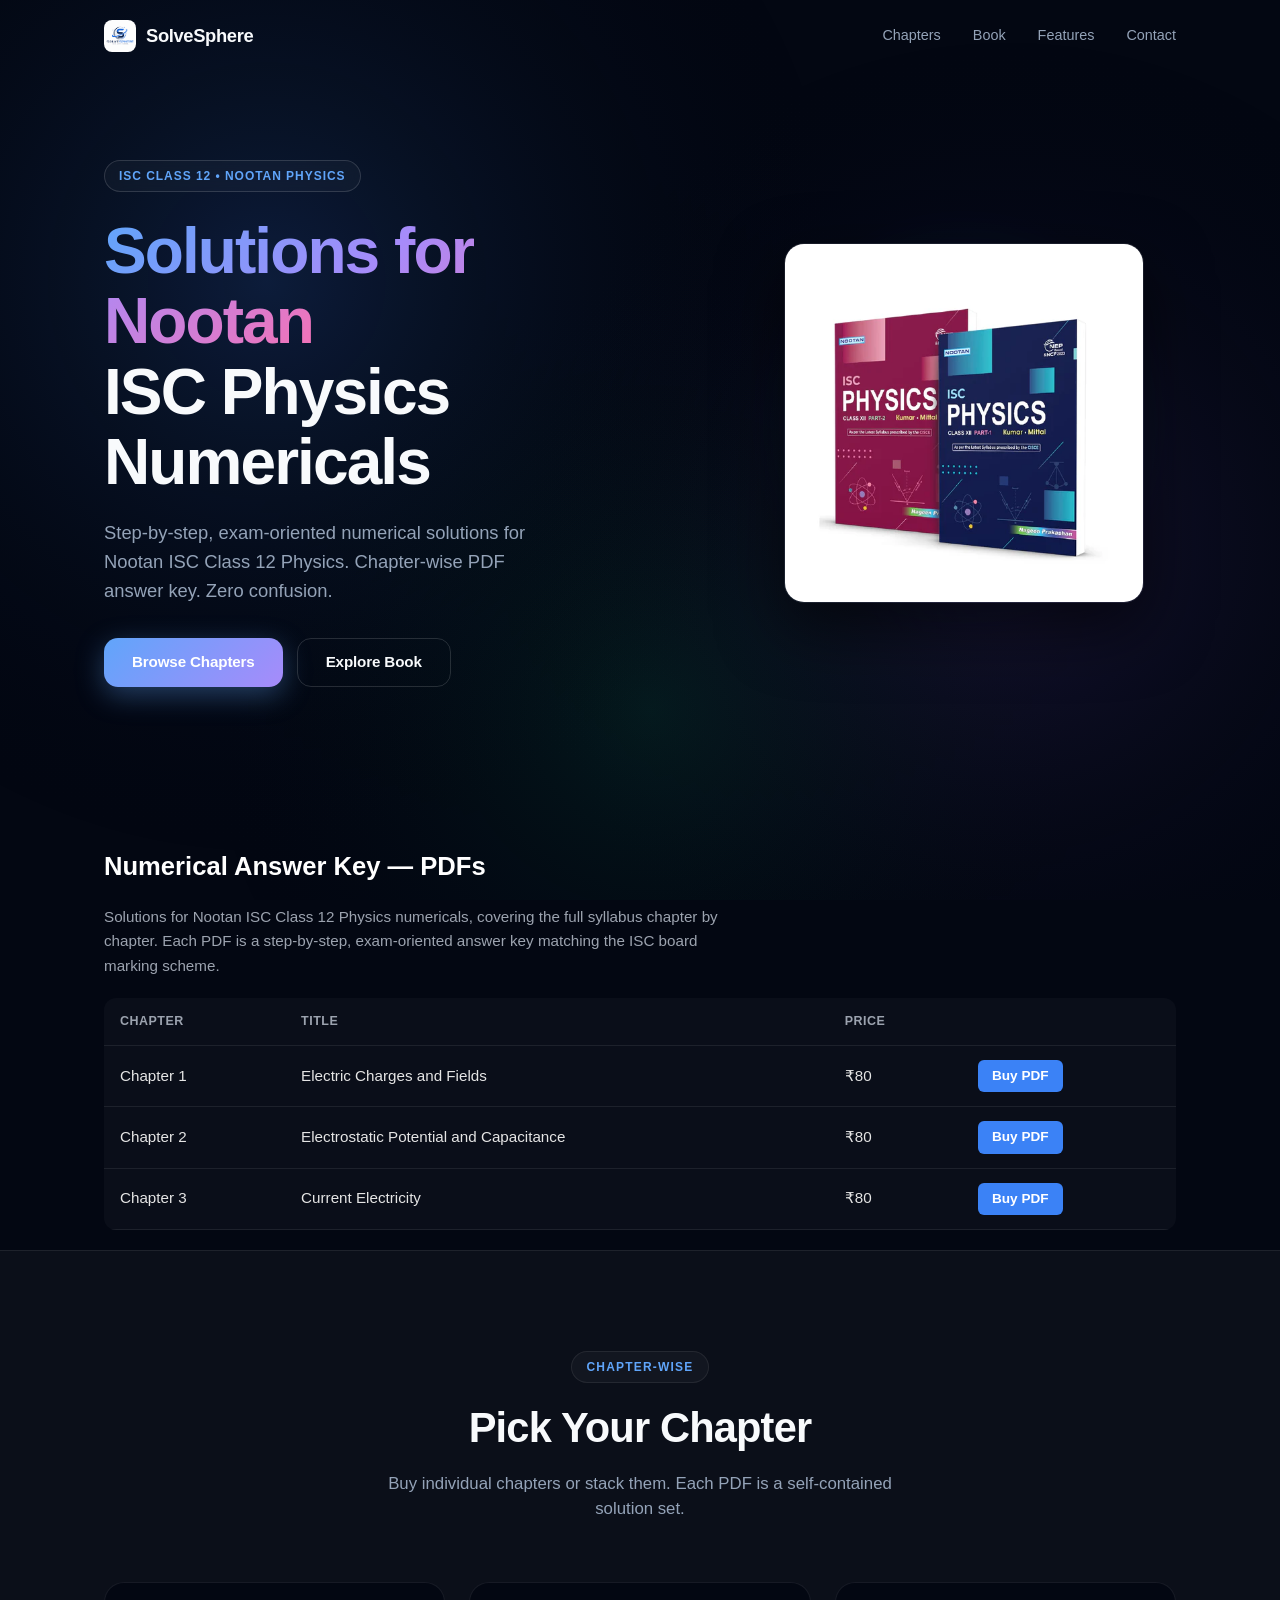
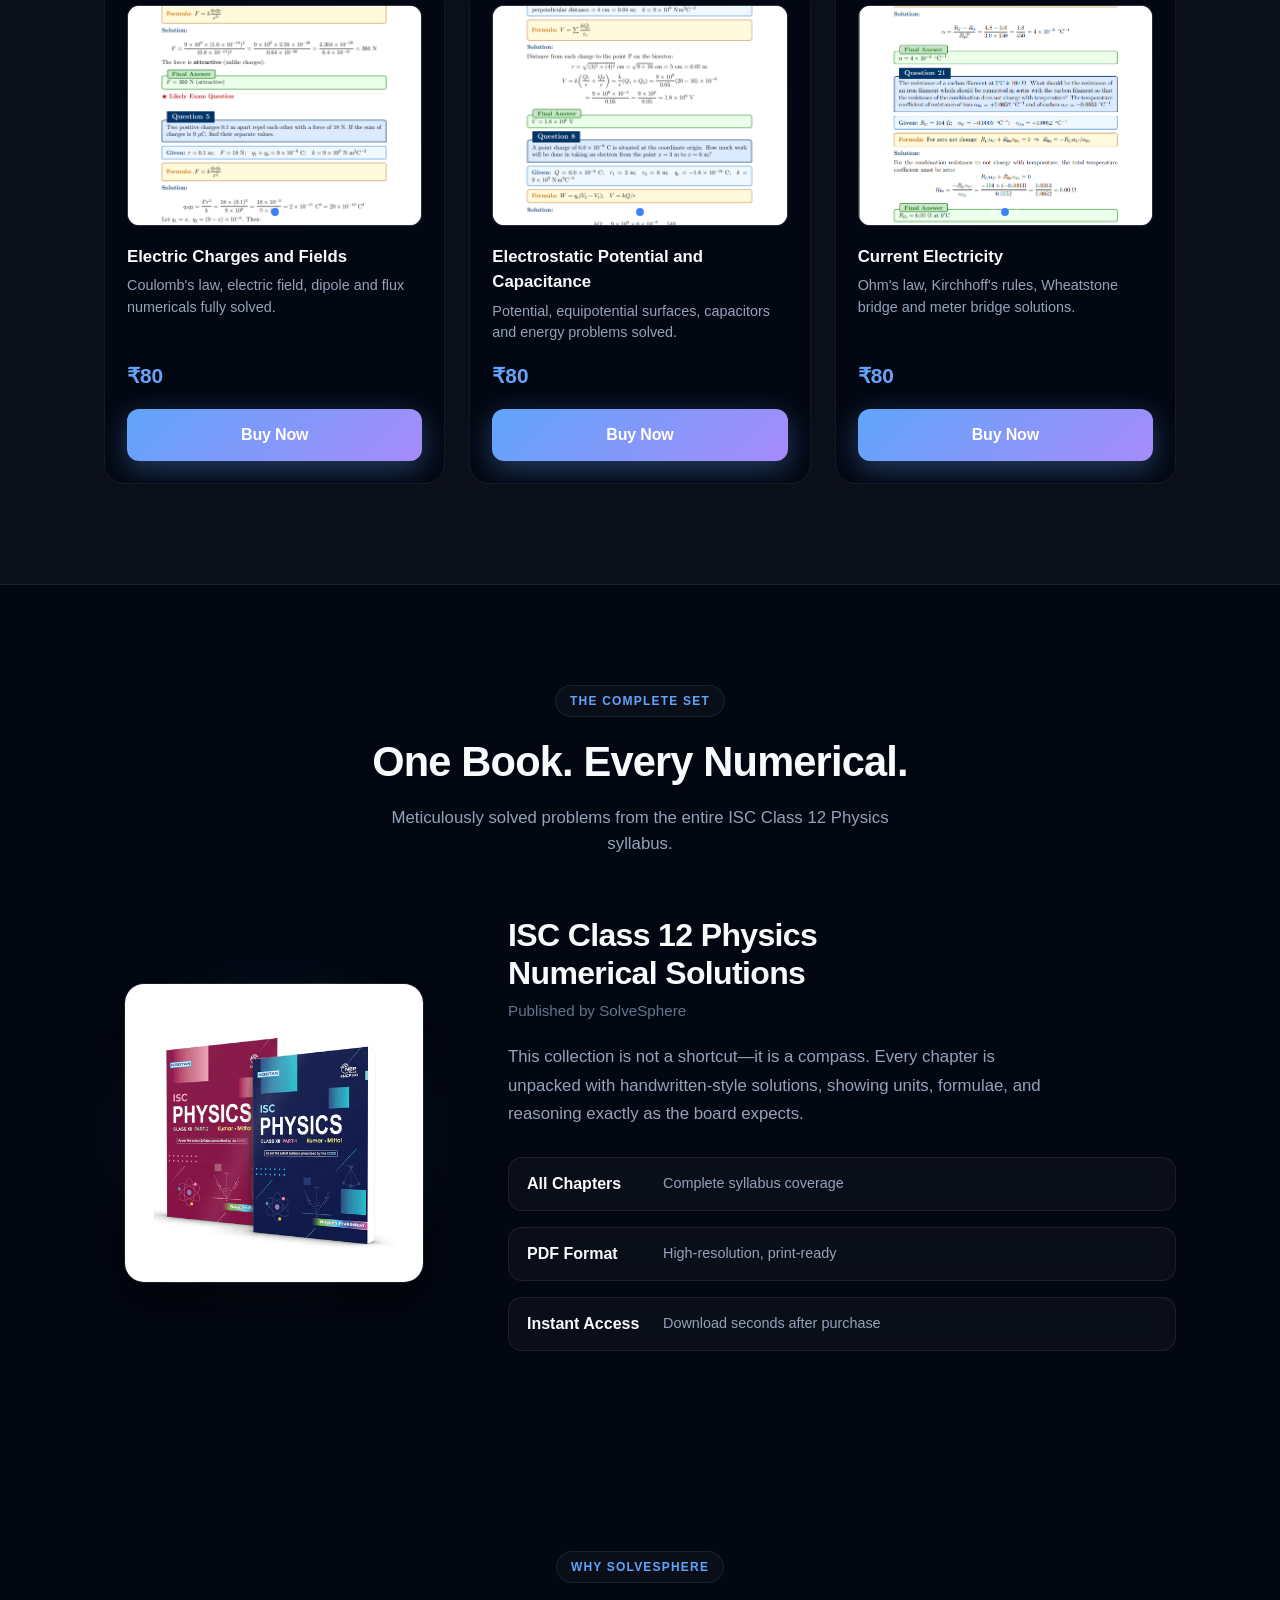
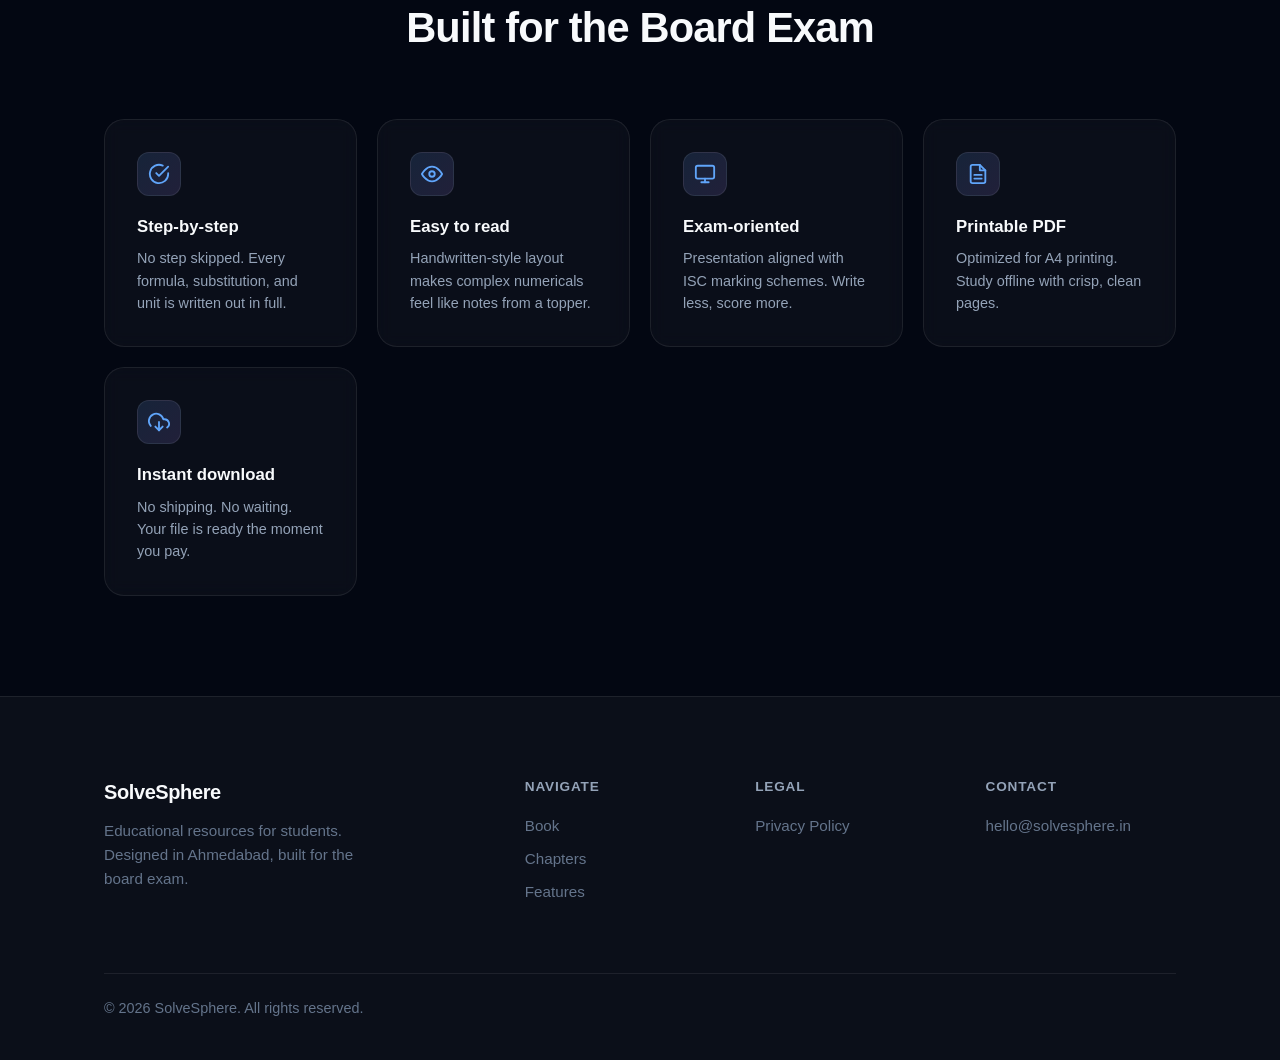
<file: index.html>
<!DOCTYPE html>
<html lang="en">
<head>
    <meta charset="UTF-8">
    <meta name="viewport" content="width=device-width, initial-scale=1.0">
    <title>Nootan ISC Class 12 Physics Numerical Solutions PDF | SolveSphere</title>
    <meta name="description" content="Solutions for Nootan ISC Class 12 Physics numericals — step-by-step answer key, chapter-wise PDF. Exam-oriented, instant download.">
    <meta name="author" content="SolveSphere">
    <meta name="robots" content="index, follow">

    <meta property="og:type" content="website">
    <meta property="og:url" content="https://ad134343.github.io/SolveSphere/">
    <meta property="og:title" content="Nootan ISC Class 12 Physics Numerical Solutions PDF | SolveSphere">
    <meta property="og:description" content="Solutions for Nootan ISC Class 12 Physics numericals — step-by-step answer key, chapter-wise PDF.">
    <meta property="og:image" content="https://ad134343.github.io/SolveSphere/og-image.png">

    <meta property="twitter:card" content="summary_large_image">
    <meta property="twitter:url" content="https://ad134343.github.io/SolveSphere/">
    <meta property="twitter:title" content="Nootan ISC Class 12 Physics Numerical Solutions PDF | SolveSphere">
    <meta property="twitter:description" content="Solutions for Nootan ISC Class 12 Physics numericals — step-by-step answer key, chapter-wise PDF.">
    <meta property="twitter:image" content="https://ad134343.github.io/SolveSphere/og-image.png">

    <link rel="icon" type="image/png" href="favicon.png">
    <link rel="apple-touch-icon" href="favicon.png">
    <link rel="canonical" href="https://ad134343.github.io/SolveSphere/">

    <link rel="stylesheet" href="style.css">

    <script type="application/ld+json">
    {
      "@context": "https://schema.org",
      "@type": "WebSite",
      "name": "SolveSphere",
      "url": "https://ad134343.github.io/SolveSphere/",
      "description": "Solutions for Nootan ISC Class 12 Physics numericals — step-by-step, chapter-wise PDF answer key."
    }
    </script>
    <script type="application/ld+json">
    {
      "@context": "https://schema.org",
      "@type": "Product",
      "name": "Nootan ISC Class 12 Physics Numerical Solutions",
      "description": "Step-by-step solutions for Nootan ISC Class 12 Physics numericals, chapter-wise PDF.",
      "brand": { "@type": "Brand", "name": "SolveSphere" },
      "offers": { "@type": "AggregateOffer", "availability": "https://schema.org/InStock", "priceCurrency": "INR", "lowPrice": "50", "highPrice": "50" }
    }
    </script>
</head>
<body>
    <canvas id="bg-canvas" aria-hidden="true"></canvas>

    <header class="site-header" id="site-header">
        <div class="container">
            <a href="#" class="logo">
                <img src="logo.png" alt="SolveSphere" class="logo-img" loading="lazy">
                <span class="logo-text">SolveSphere</span>
            </a>
            <nav class="main-nav" aria-label="Main navigation">
                <a href="#chapters" class="nav-link">Chapters</a>
                <a href="#book" class="nav-link">Book</a>
                <a href="#features" class="nav-link">Features</a>
                <a href="#footer" class="nav-link">Contact</a>
            </nav>
            <button class="mobile-menu-toggle" id="menu-toggle" aria-label="Toggle menu" aria-expanded="false">
                <span></span><span></span><span></span>
            </button>
        </div>
    </header>

    <main>
        <section class="hero" id="hero">
            <div class="container">
                <div class="hero-content">
                    <div class="hero-badge reveal">ISC Class 12 &bull; Nootan Physics</div>
                    <h1 class="hero-title reveal">
                        <span class="gradient-text">Solutions for Nootan</span><br>
                        ISC Physics Numericals
                    </h1>
                    <p class="hero-tagline reveal">Step-by-step, exam-oriented numerical solutions for Nootan ISC Class 12 Physics. Chapter-wise PDF answer key. Zero confusion.</p>
                    <div class="hero-cta reveal">
                        <a href="#chapters" class="btn btn-primary">Browse Chapters</a>
                        <a href="#book" class="btn btn-secondary">Explore Book</a>
                    </div>
                </div>
                <div class="hero-visual reveal">
                    <div class="hero-image-wrapper">
                        <img src="book-cover.png" alt="ISC Physics Solutions Book" class="hero-image" loading="lazy">
                        <div class="hero-glow"></div>
                    </div>
                </div>
            </div>
        </section>

        <section class="pdf-list-section" id="pdf-list">
            <div class="container">
                <h2 class="pdf-list-title">Numerical Answer Key — PDFs</h2>
                <p class="pdf-list-intro">Solutions for Nootan ISC Class 12 Physics numericals, covering the full syllabus chapter by chapter. Each PDF is a step-by-step, exam-oriented answer key matching the ISC board marking scheme.</p>
                <table class="pdf-list-table">
                    <thead>
                        <tr><th>Chapter</th><th>Title</th><th>Price</th><th></th></tr>
                    </thead>
                    <tbody id="pdf-list-body">
                        <tr>
                            <td>Chapter 1</td>
                            <td>Electric Charges and Fields</td>
                            <td>₹50</td>
                            <td><a href="https://adnanmerchant.gumroad.com/l/mptrou" target="_blank" rel="noopener noreferrer" class="pdf-list-buy">Buy PDF</a></td>
                        </tr>
                        <tr>
                            <td>Chapter 2</td>
                            <td>Electrostatic Potential and Capacitance</td>
                            <td>₹50</td>
                            <td><a href="https://adnanmerchant.gumroad.com/l/wkbeva" target="_blank" rel="noopener noreferrer" class="pdf-list-buy">Buy PDF</a></td>
                        </tr>
                        <tr>
                            <td>Chapter 3</td>
                            <td>Current Electricity</td>
                            <td>₹50</td>
                            <td><a href="https://adnanmerchant.gumroad.com/l/ipivp" target="_blank" rel="noopener noreferrer" class="pdf-list-buy">Buy PDF</a></td>
                        </tr>
                    </tbody>
                </table>
            </div>
        </section>

        <section class="chapters-section" id="chapters">
            <div class="container">
                <div class="section-header">
                    <span class="section-label reveal">Chapter-wise</span>
                    <h2 class="section-title reveal">Pick Your Chapter</h2>
                    <p class="section-subtitle reveal">Buy individual chapters or stack them. Each PDF is a self-contained solution set.</p>
                </div>
                <div class="cards-grid" id="cards-grid"></div>
            </div>
        </section>

        <section class="book-section" id="book">
            <div class="container">
                <div class="section-header">
                    <span class="section-label reveal">The Complete Set</span>
                    <h2 class="section-title reveal">One Book. Every Numerical.</h2>
                    <p class="section-subtitle reveal">Meticulously solved problems from the entire ISC Class 12 Physics syllabus.</p>
                </div>
                <div class="book-showcase">
                    <div class="book-visual reveal">
                        <div class="book-frame">
                            <img src="book-cover.png" alt="ISC Class 12 Physics Solutions Book Cover" class="book-img" loading="lazy">
                            <div class="book-shine"></div>
                        </div>
                    </div>
                    <div class="book-details reveal">
                        <h3 class="book-title">ISC Class 12 Physics<br>Numerical Solutions</h3>
                        <p class="book-author">Published by SolveSphere</p>
                        <p class="book-desc">This collection is not a shortcut—it is a compass. Every chapter is unpacked with handwritten-style solutions, showing units, formulae, and reasoning exactly as the board expects.</p>
                        <ul class="book-stats">
                            <li><strong>All Chapters</strong><span>Complete syllabus coverage</span></li>
                            <li><strong>PDF Format</strong><span>High-resolution, print-ready</span></li>
                            <li><strong>Instant Access</strong><span>Download seconds after purchase</span></li>
                        </ul>
                    </div>
                </div>
            </div>
        </section>

        <section class="features-section" id="features">
            <div class="container">
                <div class="section-header">
                    <span class="section-label reveal">Why SolveSphere</span>
                    <h2 class="section-title reveal">Built for the Board Exam</h2>
                </div>
                <div class="features-grid">
                    <div class="feature-card reveal">
                        <div class="feature-icon"><svg width="24" height="24" viewBox="0 0 24 24" fill="none" stroke="currentColor" stroke-width="2" stroke-linecap="round" stroke-linejoin="round"><path d="M22 11.08V12a10 10 0 1 1-5.93-9.14"></path><polyline points="22 4 12 14.01 9 11.01"></polyline></svg></div>
                        <h3 class="feature-title">Step-by-step</h3>
                        <p class="feature-desc">No step skipped. Every formula, substitution, and unit is written out in full.</p>
                    </div>
                    <div class="feature-card reveal">
                        <div class="feature-icon"><svg width="24" height="24" viewBox="0 0 24 24" fill="none" stroke="currentColor" stroke-width="2" stroke-linecap="round" stroke-linejoin="round"><path d="M1 12s4-8 11-8 11 8 11 8-4 8-11 8-11-8-11-8z"></path><circle cx="12" cy="12" r="3"></circle></svg></div>
                        <h3 class="feature-title">Easy to read</h3>
                        <p class="feature-desc">Handwritten-style layout makes complex numericals feel like notes from a topper.</p>
                    </div>
                    <div class="feature-card reveal">
                        <div class="feature-icon"><svg width="24" height="24" viewBox="0 0 24 24" fill="none" stroke="currentColor" stroke-width="2" stroke-linecap="round" stroke-linejoin="round"><rect x="2" y="3" width="20" height="14" rx="2" ry="2"></rect><line x1="8" y1="21" x2="16" y2="21"></line><line x1="12" y1="17" x2="12" y2="21"></line></svg></div>
                        <h3 class="feature-title">Exam-oriented</h3>
                        <p class="feature-desc">Presentation aligned with ISC marking schemes. Write less, score more.</p>
                    </div>
                    <div class="feature-card reveal">
                        <div class="feature-icon"><svg width="24" height="24" viewBox="0 0 24 24" fill="none" stroke="currentColor" stroke-width="2" stroke-linecap="round" stroke-linejoin="round"><path d="M14 2H6a2 2 0 0 0-2 2v16a2 2 0 0 0 2 2h12a2 2 0 0 0 2-2V8z"></path><polyline points="14 2 14 8 20 8"></polyline><line x1="16" y1="13" x2="8" y2="13"></line><line x1="16" y1="17" x2="8" y2="17"></line></svg></div>
                        <h3 class="feature-title">Printable PDF</h3>
                        <p class="feature-desc">Optimized for A4 printing. Study offline with crisp, clean pages.</p>
                    </div>
                    <div class="feature-card reveal">
                        <div class="feature-icon"><svg width="24" height="24" viewBox="0 0 24 24" fill="none" stroke="currentColor" stroke-width="2" stroke-linecap="round" stroke-linejoin="round"><polyline points="8 17 12 21 16 17"></polyline><line x1="12" y1="12" x2="12" y2="21"></line><path d="M20.88 18.09A5 5 0 0 0 18 9h-1.26A8 8 0 1 0 3 16.29"></path></svg></div>
                        <h3 class="feature-title">Instant download</h3>
                        <p class="feature-desc">No shipping. No waiting. Your file is ready the moment you pay.</p>
                    </div>
                </div>
            </div>
        </section>
    </main>

    <footer class="site-footer" id="footer">
        <div class="container">
            <div class="footer-grid">
                <div class="footer-brand">
                    <span class="footer-logo">SolveSphere</span>
                    <p class="footer-desc">Educational resources for students. Designed in Ahmedabad, built for the board exam.</p>
                </div>
                <div class="footer-col">
                    <h4>Navigate</h4>
                    <a href="#book" class="footer-link">Book</a>
                    <a href="#chapters" class="footer-link">Chapters</a>
                    <a href="#features" class="footer-link">Features</a>
                </div>
                <div class="footer-col">
                    <h4>Legal</h4>
                    <a href="privacy-policy.html" class="footer-link">Privacy Policy</a>
                </div>
                <div class="footer-col">
                    <h4>Contact</h4>
                    <a href="mailto:hello@solvesphere.in" class="footer-link">hello@solvesphere.in</a>
                </div>
            </div>
            <div class="footer-bottom">
                <p class="copyright">&copy; <span id="year"></span> SolveSphere. All rights reserved.</p>
            </div>
        </div>
    </footer>

    <script src="script.js"></script>
</body>
</html>
</file>
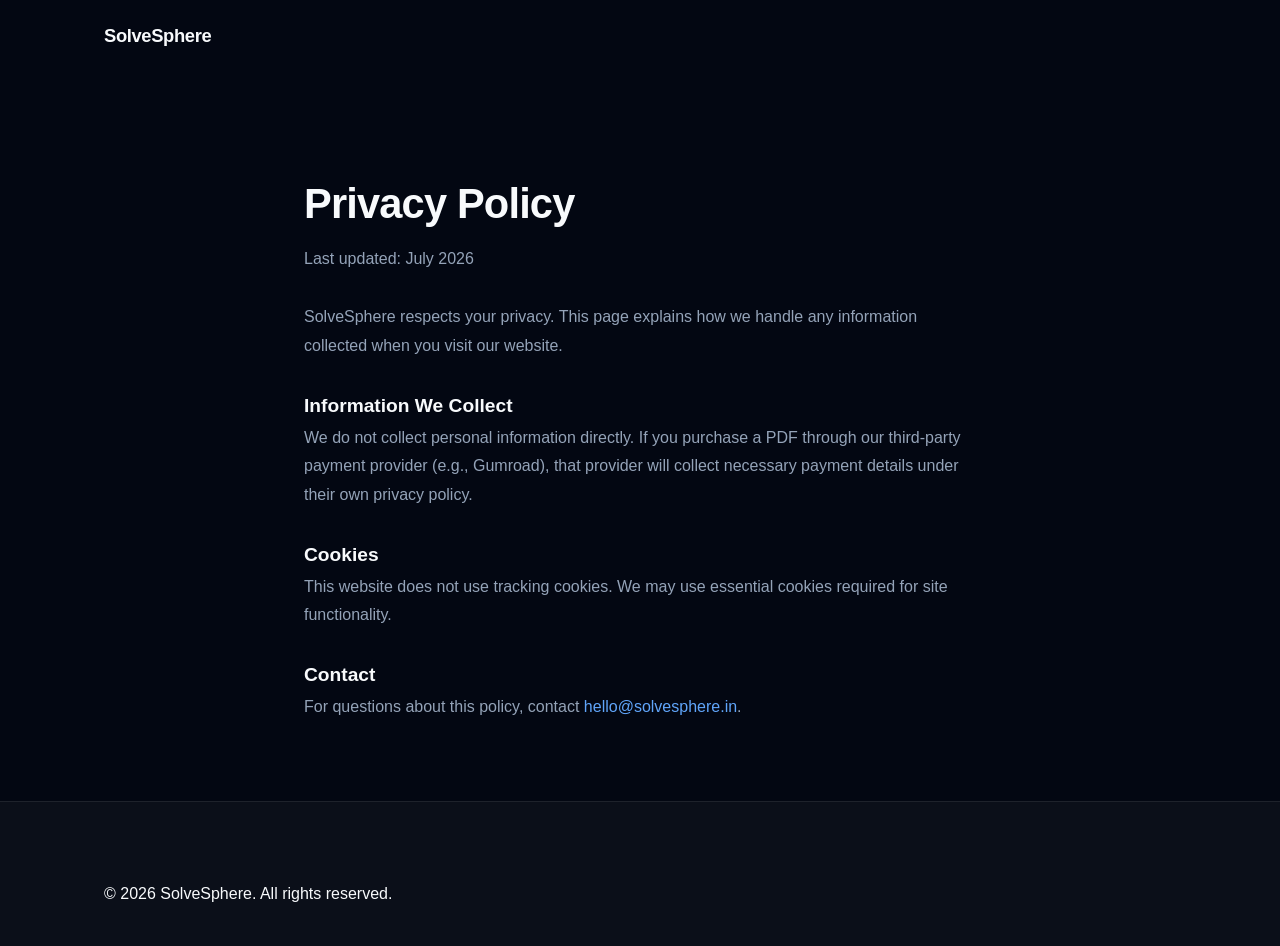
<file: privacy-policy.html>
<!DOCTYPE html>
<html lang="en">
<head>
    <meta charset="UTF-8">
    <meta name="viewport" content="width=device-width, initial-scale=1.0">
    <title>Privacy Policy | SolveSphere</title>
    <meta name="robots" content="noindex, follow">
    <link rel="stylesheet" href="style.css">
</head>
<body>
    <header class="site-header" id="site-header" style="position:sticky;">
        <div class="container">
            <a href="index.html" class="logo">
                <span class="logo-text">SolveSphere</span>
            </a>
        </div>
    </header>
    <main class="container" style="padding-top: 100px; padding-bottom: 80px; max-width: 720px;">
        <h1 class="section-title">Privacy Policy</h1>
        <p style="color: var(--text-muted); margin-top: 12px;">Last updated: July 2026</p>
        <article style="margin-top: 32px; color: var(--text-muted); line-height: 1.8;">
            <p style="margin-bottom: 18px;">SolveSphere respects your privacy. This page explains how we handle any information collected when you visit our website.</p>
            <h2 style="color: var(--text); margin-top: 28px; font-size: 1.2rem; font-weight: 600;">Information We Collect</h2>
            <p style="margin-bottom: 18px;">We do not collect personal information directly. If you purchase a PDF through our third-party payment provider (e.g., Gumroad), that provider will collect necessary payment details under their own privacy policy.</p>
            <h2 style="color: var(--text); margin-top: 28px; font-size: 1.2rem; font-weight: 600;">Cookies</h2>
            <p style="margin-bottom: 18px;">This website does not use tracking cookies. We may use essential cookies required for site functionality.</p>
            <h2 style="color: var(--text); margin-top: 28px; font-size: 1.2rem; font-weight: 600;">Contact</h2>
            <p>For questions about this policy, contact <a href="mailto:hello@solvesphere.in">hello@solvesphere.in</a>.</p>
        </article>
    </main>
    <footer class="site-footer">
        <div class="container">
            <p class="copyright">&copy; 2026 SolveSphere. All rights reserved.</p>
        </div>
    </footer>
</body>
</html>
</file>
<file: style.css>
/* ============================================
   SOLVESPHERE — GOD LEVEL DARK PREMIUM THEME
   ============================================ */

:root {
    --bg: #030712;
    --surface: #0b0f19;
    --surface-glass: rgba(255, 255, 255, 0.03);
    --surface-hover: rgba(255, 255, 255, 0.06);
    --border: rgba(255, 255, 255, 0.08);
    --border-strong: rgba(255, 255, 255, 0.14);
    --text: #f8fafc;
    --text-muted: #94a3b8;
    --text-dim: #64748b;
    --primary: #60a5fa;
    --primary-glow: rgba(96, 165, 250, 0.35);
    --accent-1: #a78bfa;
    --accent-2: #f472b6;
    --success: #34d399;
    --radius: 14px;
    --radius-lg: 20px;
    --max-width: 1120px;
    --font: "SF Pro Display", -apple-system, BlinkMacSystemFont, "Segoe UI", Roboto, "Helvetica Neue", Arial, sans-serif;
    --transition: 0.35s cubic-bezier(0.16, 1, 0.3, 1);
}

*, *::before, *::after { box-sizing: border-box; margin: 0; padding: 0; }

html { scroll-behavior: smooth; }

body {
    font-family: var(--font);
    background: var(--bg);
    color: var(--text);
    line-height: 1.5;
    -webkit-font-smoothing: antialiased;
    overflow-x: hidden;
}

img { max-width: 100%; height: auto; display: block; }

a { color: var(--primary); text-decoration: none; }

/* Background Canvas */
#bg-canvas {
    position: fixed;
    inset: 0;
    width: 100%;
    height: 100%;
    z-index: 0;
    pointer-events: none;
}

/* Layout */
.container {
    width: 100%;
    max-width: var(--max-width);
    margin: 0 auto;
    padding: 0 24px;
    position: relative;
    z-index: 2;
}

/* Header */
.site-header {
    position: fixed;
    top: 0; left: 0; right: 0;
    z-index: 100;
    padding: 0;
    transition: background var(--transition), border-color var(--transition), backdrop-filter var(--transition);
    border-bottom: 1px solid transparent;
}

.site-header.scrolled {
    background: rgba(3, 7, 18, 0.75);
    backdrop-filter: blur(24px) saturate(140%);
    border-bottom: 1px solid var(--border);
}

.site-header .container {
    display: flex;
    align-items: center;
    justify-content: space-between;
    height: 72px;
}

.logo {
    display: flex;
    align-items: center;
    gap: 10px;
    font-weight: 700;
    font-size: 1.15rem;
    color: var(--text);
    letter-spacing: -0.02em;
}

.logo-img { width: 32px; height: 32px; border-radius: 8px; object-fit: contain; }

.main-nav {
    display: flex;
    align-items: center;
    gap: 32px;
}

.nav-link {
    font-size: 0.9rem;
    font-weight: 500;
    color: var(--text-muted);
    transition: color var(--transition);
    position: relative;
}

.nav-link:hover { color: var(--text); }

.nav-link::after {
    content: '';
    position: absolute;
    bottom: -4px; left: 0;
    width: 0; height: 2px;
    background: var(--primary);
    border-radius: 2px;
    transition: width var(--transition);
}

.nav-link:hover::after { width: 100%; }

.mobile-menu-toggle {
    display: none;
    flex-direction: column;
    gap: 5px;
    background: none;
    border: none;
    cursor: pointer;
    padding: 4px;
}

.mobile-menu-toggle span {
    display: block;
    width: 24px;
    height: 2px;
    background: var(--text);
    border-radius: 2px;
    transition: 0.3s;
}

/* Buttons */
.btn {
    display: inline-flex;
    align-items: center;
    justify-content: center;
    gap: 8px;
    padding: 12px 28px;
    border-radius: var(--radius);
    font-weight: 600;
    font-size: 0.95rem;
    cursor: pointer;
    transition: transform var(--transition), box-shadow var(--transition), background var(--transition);
    border: none;
    letter-spacing: -0.01em;
}

.btn:hover { transform: translateY(-2px); }

.btn-primary {
    background: linear-gradient(135deg, var(--primary), var(--accent-1));
    color: #fff;
    box-shadow: 0 8px 28px var(--primary-glow);
}

.btn-primary:hover {
    box-shadow: 0 12px 36px rgba(96, 165, 250, 0.5);
}

.btn-secondary {
    background: transparent;
    color: var(--text);
    border: 1.5px solid var(--border-strong);
}

.btn-secondary:hover {
    border-color: var(--primary);
    color: var(--primary);
    box-shadow: 0 0 20px rgba(96, 165, 250, 0.15);
}

.btn-buy {
    width: 100%;
    padding: 14px;
    font-size: 1rem;
    border-radius: 12px;
    margin-top: 14px;
}

/* Plain PDF List — always visible, no JS-dependent animation */
.pdf-list-section {
    padding: 60px 0 20px;
}
.pdf-list-title {
    font-size: 1.6rem;
    margin-bottom: 20px;
    color: #fff;
}
.pdf-list-intro {
    color: #9ca3af;
    font-size: 0.95rem;
    max-width: 640px;
    margin-bottom: 20px;
    line-height: 1.6;
}
.pdf-list-table {
    width: 100%;
    border-collapse: collapse;
    background: rgba(255,255,255,0.03);
    border-radius: 12px;
    overflow: hidden;
}
.pdf-list-table th, .pdf-list-table td {
    text-align: left;
    padding: 14px 16px;
    border-bottom: 1px solid rgba(255,255,255,0.08);
    color: #e5e5e5;
    font-size: 0.95rem;
}
.pdf-list-table th {
    color: #9ca3af;
    font-weight: 600;
    text-transform: uppercase;
    font-size: 0.78rem;
    letter-spacing: 0.04em;
}
.pdf-list-buy {
    display: inline-block;
    padding: 6px 14px;
    background: #3b82f6;
    color: #fff;
    border-radius: 6px;
    text-decoration: none;
    font-weight: 600;
    font-size: 0.85rem;
}
.pdf-list-buy:hover { background: #2563eb; }
@media (max-width: 640px) {
    .pdf-list-table { font-size: 0.85rem; }
    .pdf-list-table th, .pdf-list-table td { padding: 10px 8px; }
}

/* Reveal Animation */
.reveal {
    opacity: 0;
    transform: translateY(30px);
    transition: opacity 0.8s cubic-bezier(0.16, 1, 0.3, 1), transform 0.8s cubic-bezier(0.16, 1, 0.3, 1);
}

.reveal.visible {
    opacity: 1;
    transform: translateY(0);
}

/* Hero */
.hero {
    position: relative;
    padding: 160px 0 100px;
    overflow: hidden;
}

.hero .container {
    display: flex;
    align-items: center;
    gap: 64px;
}

.hero-content { flex: 1 1 520px; }

.hero-badge {
    display: inline-block;
    padding: 6px 14px;
    border-radius: 100px;
    border: 1px solid var(--border-strong);
    font-size: 0.75rem;
    font-weight: 600;
    text-transform: uppercase;
    letter-spacing: 0.08em;
    color: var(--primary);
    margin-bottom: 24px;
    background: var(--surface-glass);
    backdrop-filter: blur(8px);
}

.hero-title {
    font-size: clamp(2.4rem, 5.5vw, 4rem);
    font-weight: 800;
    line-height: 1.1;
    letter-spacing: -0.03em;
    margin-bottom: 20px;
}

.gradient-text {
    background: linear-gradient(135deg, var(--primary) 0%, var(--accent-1) 50%, var(--accent-2) 100%);
    -webkit-background-clip: text;
    -webkit-text-fill-color: transparent;
    background-clip: text;
}

.hero-tagline {
    font-size: 1.15rem;
    color: var(--text-muted);
    max-width: 460px;
    margin-bottom: 32px;
    line-height: 1.6;
}

.hero-cta { display: flex; gap: 14px; flex-wrap: wrap; }

.hero-visual {
    flex: 1 1 360px;
    display: flex;
    justify-content: center;
    align-items: center;
    position: relative;
}

.hero-image-wrapper {
    position: relative;
    width: 100%;
    max-width: 360px;
}

.hero-image {
    border-radius: var(--radius-lg);
    box-shadow: 0 24px 64px rgba(0, 0, 0, 0.6);
    border: 1px solid var(--border);
    position: relative;
    z-index: 2;
}

.hero-glow {
    position: absolute;
    inset: -20px;
    background: radial-gradient(circle at 50% 50%, var(--primary-glow), transparent 70%);
    filter: blur(40px);
    z-index: 1;
    opacity: 0.6;
    animation: pulseGlow 6s ease-in-out infinite;
}

@keyframes pulseGlow {
    0%, 100% { opacity: 0.4; transform: scale(1); }
    50% { opacity: 0.7; transform: scale(1.1); }
}

/* Section Headers */
.section-header {
    text-align: center;
    margin-bottom: 60px;
}

.section-label {
    display: inline-block;
    font-size: 0.75rem;
    font-weight: 600;
    text-transform: uppercase;
    letter-spacing: 0.1em;
    color: var(--primary);
    margin-bottom: 14px;
    border: 1px solid var(--border);
    padding: 6px 14px;
    border-radius: 100px;
    background: var(--surface-glass);
}

.section-title {
    font-size: clamp(1.8rem, 4vw, 2.6rem);
    font-weight: 700;
    letter-spacing: -0.02em;
    margin-bottom: 12px;
}

.section-subtitle {
    color: var(--text-muted);
    font-size: 1.05rem;
    max-width: 520px;
    margin: 0 auto;
}

/* Book Section */
.book-section { padding: 100px 0; }

.book-showcase {
    display: flex;
    align-items: center;
    gap: 64px;
}

.book-visual {
    flex: 0 0 340px;
    display: flex;
    justify-content: center;
}

.book-frame {
    position: relative;
    width: 100%;
    max-width: 300px;
}

.book-img {
    border-radius: var(--radius-lg);
    border: 1px solid var(--border);
    box-shadow: 0 20px 50px rgba(0, 0, 0, 0.5);
    position: relative;
    z-index: 2;
}

.book-shine {
    position: absolute;
    inset: 0;
    border-radius: var(--radius-lg);
    background: linear-gradient(115deg, transparent 40%, rgba(255,255,255,0.08) 45%, transparent 50%);
    z-index: 3;
    pointer-events: none;
}

.book-frame::before {
    content: '';
    position: absolute;
    inset: -30px;
    background: radial-gradient(circle, rgba(96,165,250,0.2), transparent 70%);
    filter: blur(30px);
    z-index: 1;
}

.book-details { flex: 1; }

.book-title {
    font-size: clamp(1.5rem, 3vw, 2rem);
    font-weight: 700;
    letter-spacing: -0.02em;
    margin-bottom: 8px;
    line-height: 1.2;
}

.book-author {
    font-size: 0.95rem;
    color: var(--text-dim);
    margin-bottom: 20px;
}

.book-desc {
    color: var(--text-muted);
    margin-bottom: 28px;
    max-width: 540px;
    line-height: 1.7;
    font-size: 1.05rem;
}

.book-stats {
    list-style: none;
    display: flex;
    flex-direction: column;
    gap: 16px;
}

.book-stats li {
    display: flex;
    align-items: center;
    gap: 16px;
    padding: 14px 18px;
    border-radius: var(--radius);
    border: 1px solid var(--border);
    background: var(--surface-glass);
    backdrop-filter: blur(8px);
}

.book-stats li strong {
    font-weight: 600;
    color: var(--text);
    min-width: 120px;
}

.book-stats li span {
    color: var(--text-muted);
    font-size: 0.9rem;
}

/* Chapters */
.chapters-section {
    padding: 100px 0;
    background: var(--surface);
    border-top: 1px solid var(--border);
    border-bottom: 1px solid var(--border);
}

.cards-grid {
    display: grid;
    grid-template-columns: repeat(auto-fill, minmax(270px, 1fr));
    gap: 24px;
}

.pdf-card {
    position: relative;
    background: var(--bg);
    border: 1px solid var(--border);
    border-radius: var(--radius-lg);
    padding: 22px;
    transition: transform var(--transition), border-color var(--transition), box-shadow var(--transition);
    display: flex;
    flex-direction: column;
    overflow: hidden;
}

.pdf-card::before {
    content: '';
    position: absolute;
    top: 0; left: 0; right: 0;
    height: 1px;
    background: linear-gradient(90deg, transparent, rgba(255,255,255,0.2), transparent);
    opacity: 0;
    transition: opacity var(--transition);
}

.pdf-card:hover {
    transform: translateY(-8px);
    border-color: var(--border-strong);
    box-shadow: 0 24px 48px rgba(0, 0, 0, 0.5);
}

.pdf-card:hover::before { opacity: 1; }

.pdf-cover {
    width: 100%;
    aspect-ratio: 4 / 3;
    background: linear-gradient(135deg, #0f172a, #1e293b);
    border-radius: 12px;
    overflow: hidden;
    margin-bottom: 18px;
    border: 1px solid var(--border);
    position: relative;
}

.pdf-cover img {
    width: 100%;
    height: 100%;
    object-fit: cover;
    transition: transform 0.6s ease;
}

.pdf-card:hover .pdf-cover img { transform: scale(1.05); }

.pdf-cover-slide {
    position: absolute;
    inset: 0;
    width: 100%;
    height: 100%;
    object-fit: contain;
    background: #f4f4f4;
    opacity: 0;
    transition: opacity 0.6s ease;
}

.pdf-cover-slide.active {
    opacity: 1;
}

.pdf-cover-dots {
    position: absolute;
    bottom: 10px;
    left: 0;
    right: 0;
    display: flex;
    justify-content: center;
    gap: 6px;
    z-index: 2;
}

.pdf-cover-dot {
    width: 6px;
    height: 6px;
    border-radius: 50%;
    background: rgba(255, 255, 255, 0.35);
    transition: background 0.3s ease, transform 0.3s ease;
}

.pdf-cover-dot.active {
    background: #3b82f6;
    transform: scale(1.3);
}

.pdf-chapter {
    font-size: 1.05rem;
    font-weight: 700;
    margin-bottom: 6px;
    color: var(--text);
}

.pdf-desc {
    font-size: 0.9rem;
    color: var(--text-muted);
    margin-bottom: 16px;
    flex-grow: 1;
    line-height: 1.5;
}

.pdf-price {
    font-size: 1.3rem;
    font-weight: 800;
    background: linear-gradient(135deg, var(--primary), var(--accent-1));
    -webkit-background-clip: text;
    -webkit-text-fill-color: transparent;
    background-clip: text;
    margin-bottom: 4px;
}

/* Features */
.features-section { padding: 100px 0; }

.features-grid {
    display: grid;
    grid-template-columns: repeat(auto-fill, minmax(220px, 1fr));
    gap: 20px;
}

.feature-card {
    background: var(--surface-glass);
    border: 1px solid var(--border);
    border-radius: var(--radius-lg);
    padding: 32px;
    transition: border-color var(--transition), box-shadow var(--transition), transform var(--transition);
    backdrop-filter: blur(8px);
}

.feature-card:hover {
    border-color: var(--border-strong);
    transform: translateY(-4px);
    box-shadow: 0 16px 32px rgba(0, 0, 0, 0.4);
}

.feature-icon {
    width: 44px;
    height: 44px;
    display: flex;
    align-items: center;
    justify-content: center;
    background: linear-gradient(135deg, rgba(96,165,250,0.15), rgba(167,139,250,0.15));
    color: var(--primary);
    border-radius: 12px;
    margin-bottom: 18px;
    border: 1px solid var(--border);
}

.feature-icon svg { width: 22px; height: 22px; }

.feature-title {
    font-size: 1.05rem;
    font-weight: 600;
    margin-bottom: 8px;
    color: var(--text);
}

.feature-desc {
    font-size: 0.9rem;
    color: var(--text-muted);
    line-height: 1.55;
}

/* Footer */
.site-footer {
    border-top: 1px solid var(--border);
    padding: 80px 0 40px;
    background: var(--surface);
}

.footer-grid {
    display: grid;
    grid-template-columns: 2fr 1fr 1fr 1fr;
    gap: 40px;
    margin-bottom: 60px;
}

.footer-logo {
    display: block;
    font-weight: 700;
    font-size: 1.25rem;
    color: var(--text);
    margin-bottom: 12px;
    letter-spacing: -0.02em;
}

.footer-desc {
    color: var(--text-dim);
    font-size: 0.95rem;
    max-width: 280px;
    line-height: 1.6;
}

.footer-col h4 {
    font-size: 0.85rem;
    font-weight: 600;
    text-transform: uppercase;
    letter-spacing: 0.06em;
    color: var(--text-muted);
    margin-bottom: 18px;
}

.footer-link {
    display: block;
    color: var(--text-dim);
    font-size: 0.95rem;
    margin-bottom: 10px;
    transition: color var(--transition);
}

.footer-link:hover { color: var(--text); }

.footer-bottom {
    border-top: 1px solid var(--border);
    padding-top: 24px;
    display: flex;
    justify-content: space-between;
    align-items: center;
    color: var(--text-dim);
    font-size: 0.9rem;
}

/* Mobile */
@media (max-width: 768px) {
    .main-nav {
        display: none;
        position: absolute;
        top: 72px; left: 0; right: 0;
        background: rgba(3, 7, 18, 0.95);
        backdrop-filter: blur(20px);
        border-bottom: 1px solid var(--border);
        flex-direction: column;
        padding: 20px 24px;
        gap: 16px;
    }
    .main-nav.active { display: flex; }
    .mobile-menu-toggle { display: flex; }

    .hero { padding: 120px 0 60px; }
    .hero .container { flex-direction: column-reverse; text-align: center; gap: 40px; }
    .hero-cta { justify-content: center; }
    .hero-tagline { margin: 0 auto 28px; }

    .book-showcase { flex-direction: column; gap: 40px; text-align: center; }
    .book-visual { flex: none; }
    .book-stats { align-items: stretch; }
    .book-stats li { justify-content: center; flex-direction: column; gap: 4px; }
    .book-desc { margin: 0 auto 28px; }

    .footer-grid { grid-template-columns: 1fr 1fr; gap: 32px; }
    .footer-bottom { flex-direction: column; gap: 8px; text-align: center; }
}

@media (max-width: 480px) {
    .cards-grid { grid-template-columns: 1fr; }
    .features-grid { grid-template-columns: 1fr; }
    .btn { width: 100%; }
    .hero-cta { flex-direction: column; }
    .footer-grid { grid-template-columns: 1fr; }
}

@media (prefers-reduced-motion: reduce) {
    *, *::before, *::after {
        animation-duration: 0.01ms !important;
        animation-iteration-count: 1 !important;
        transition-duration: 0.01ms !important;
    }
    html { scroll-behavior: auto; }
}

a:focus-visible, button:focus-visible {
    outline: 2px solid var(--primary);
    outline-offset: 2px;
}
</file>
